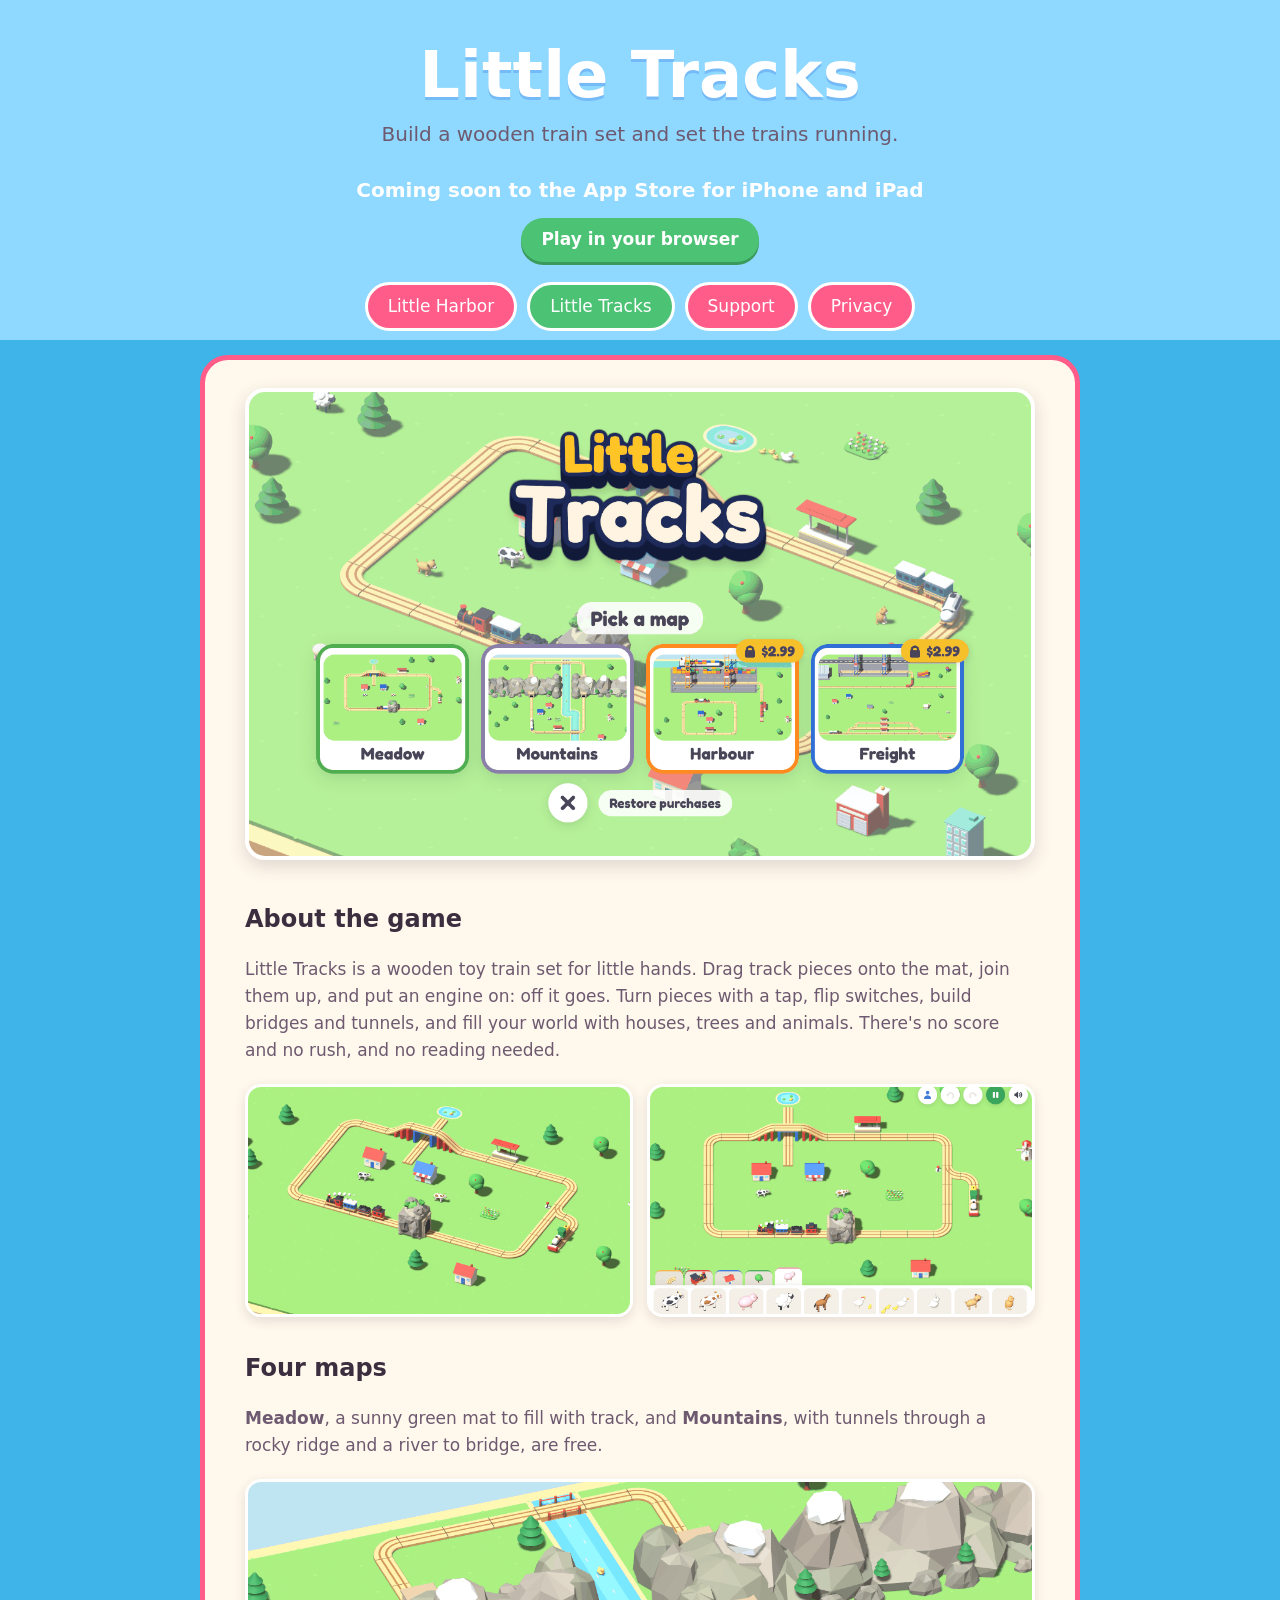
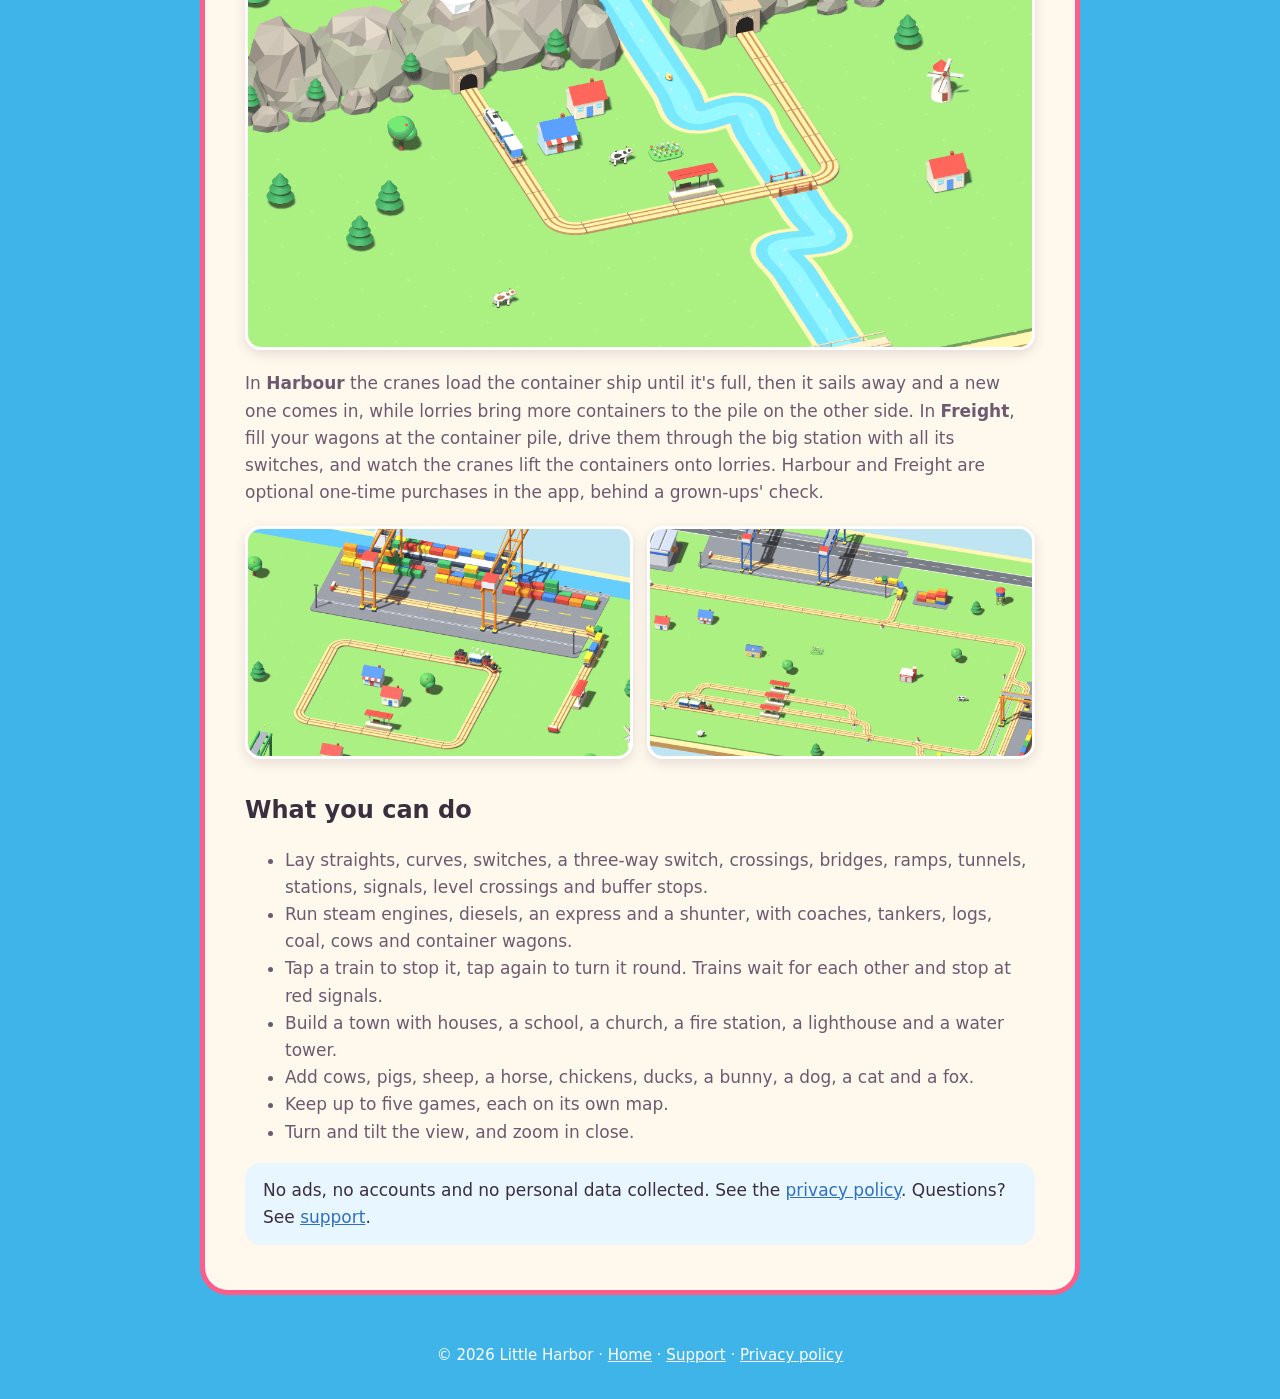
<file: little-tracks.html>
<!doctype html>
<html lang="en">
<head>
  <meta charset="utf-8">
  <meta name="viewport" content="width=device-width, initial-scale=1">
  <title>Little Tracks</title>
  <meta name="description" content="Little Tracks is a wooden toy train set to build and play with: lay track, set the trains running, and watch cranes load ships and lorries.">
  <link rel="icon" href="images/little-tracks-icon.png" type="image/png">
  <link rel="apple-touch-icon" href="images/little-tracks-icon.png">
  <link rel="stylesheet" href="style.css">
</head>
<body>
  <header>
    <h1>Little Tracks</h1>
    <p>Build a wooden train set and set the trains running.</p>
    <div class="store">
      <p class="soon">Coming soon to the App Store for iPhone and iPad</p>
      <a class="play" href="https://haxica.github.io/little-tracks-app/">Play in your browser</a>
    </div>
    <nav>
      <a href="./">Little Harbor</a>
      <a href="little-tracks.html" aria-current="page">Little Tracks</a>
      <a href="support.html">Support</a>
      <a href="privacy.html">Privacy</a>
    </nav>
  </header>

  <main>
    <img class="hero" src="images/tracks-title.png" alt="The Little Tracks start screen: the title over a little wooden railway world, and the four maps to pick from.">

    <h2>About the game</h2>
    <p>
      Little Tracks is a wooden toy train set for little hands. Drag track pieces onto the mat,
      join them up, and put an engine on: off it goes. Turn pieces with a tap, flip switches,
      build bridges and tunnels, and fill your world with houses, trees and animals. There's no
      score and no rush, and no reading needed.
    </p>

    <div class="shots">
      <img src="images/tracks-meadow.png" alt="The Meadow: a loop of wooden track with a bridge, a tunnel, a station and trains, between houses, trees and cows.">
      <img src="images/tracks-build.png" alt="Building: the tray of animals at the bottom, ready to drag onto the mat.">
    </div>

    <h2>Four maps</h2>
    <p>
      <strong>Meadow</strong>, a sunny green mat to fill with track, and <strong>Mountains</strong>,
      with tunnels through a rocky ridge and a river to bridge, are free.
    </p>
    <div class="shots">
      <img src="images/tracks-mountains.png" alt="The Mountains: a rocky ridge with two tunnels, and a river winding down under the track.">
    </div>
    <p>
      In <strong>Harbour</strong> the cranes load the container ship until it's full, then it
      sails away and a new one comes in, while lorries bring more containers to the pile on the
      other side. In <strong>Freight</strong>, fill your wagons at the container pile, drive them
      through the big station with all its switches, and watch the cranes lift the containers
      onto lorries. Harbour and Freight are optional one-time purchases in the app, behind a
      grown-ups' check.
    </p>
    <div class="shots">
      <img src="images/tracks-harbour.png" alt="The Harbour: two orange cranes loading the container ship, and a train with container wagons on the way.">
      <img src="images/tracks-freight.png" alt="Freight: the logistics centre with blue cranes and a lorry road, and the station with three platforms.">
    </div>

    <h2>What you can do</h2>
    <ul>
      <li>Lay straights, curves, switches, a three-way switch, crossings, bridges, ramps, tunnels, stations, signals, level crossings and buffer stops.</li>
      <li>Run steam engines, diesels, an express and a shunter, with coaches, tankers, logs, coal, cows and container wagons.</li>
      <li>Tap a train to stop it, tap again to turn it round. Trains wait for each other and stop at red signals.</li>
      <li>Build a town with houses, a school, a church, a fire station, a lighthouse and a water tower.</li>
      <li>Add cows, pigs, sheep, a horse, chickens, ducks, a bunny, a dog, a cat and a fox.</li>
      <li>Keep up to five games, each on its own map.</li>
      <li>Turn and tilt the view, and zoom in close.</li>
    </ul>

    <p class="note">No ads, no accounts and no personal data collected. See the <a href="privacy.html">privacy policy</a>. Questions? See <a href="support.html#little-tracks">support</a>.</p>
  </main>

  <footer>
    &copy; 2026 Little Harbor &middot; <a href="./">Home</a> &middot; <a href="support.html">Support</a> &middot; <a href="privacy.html">Privacy policy</a>
  </footer>
</body>
</html>
</file>
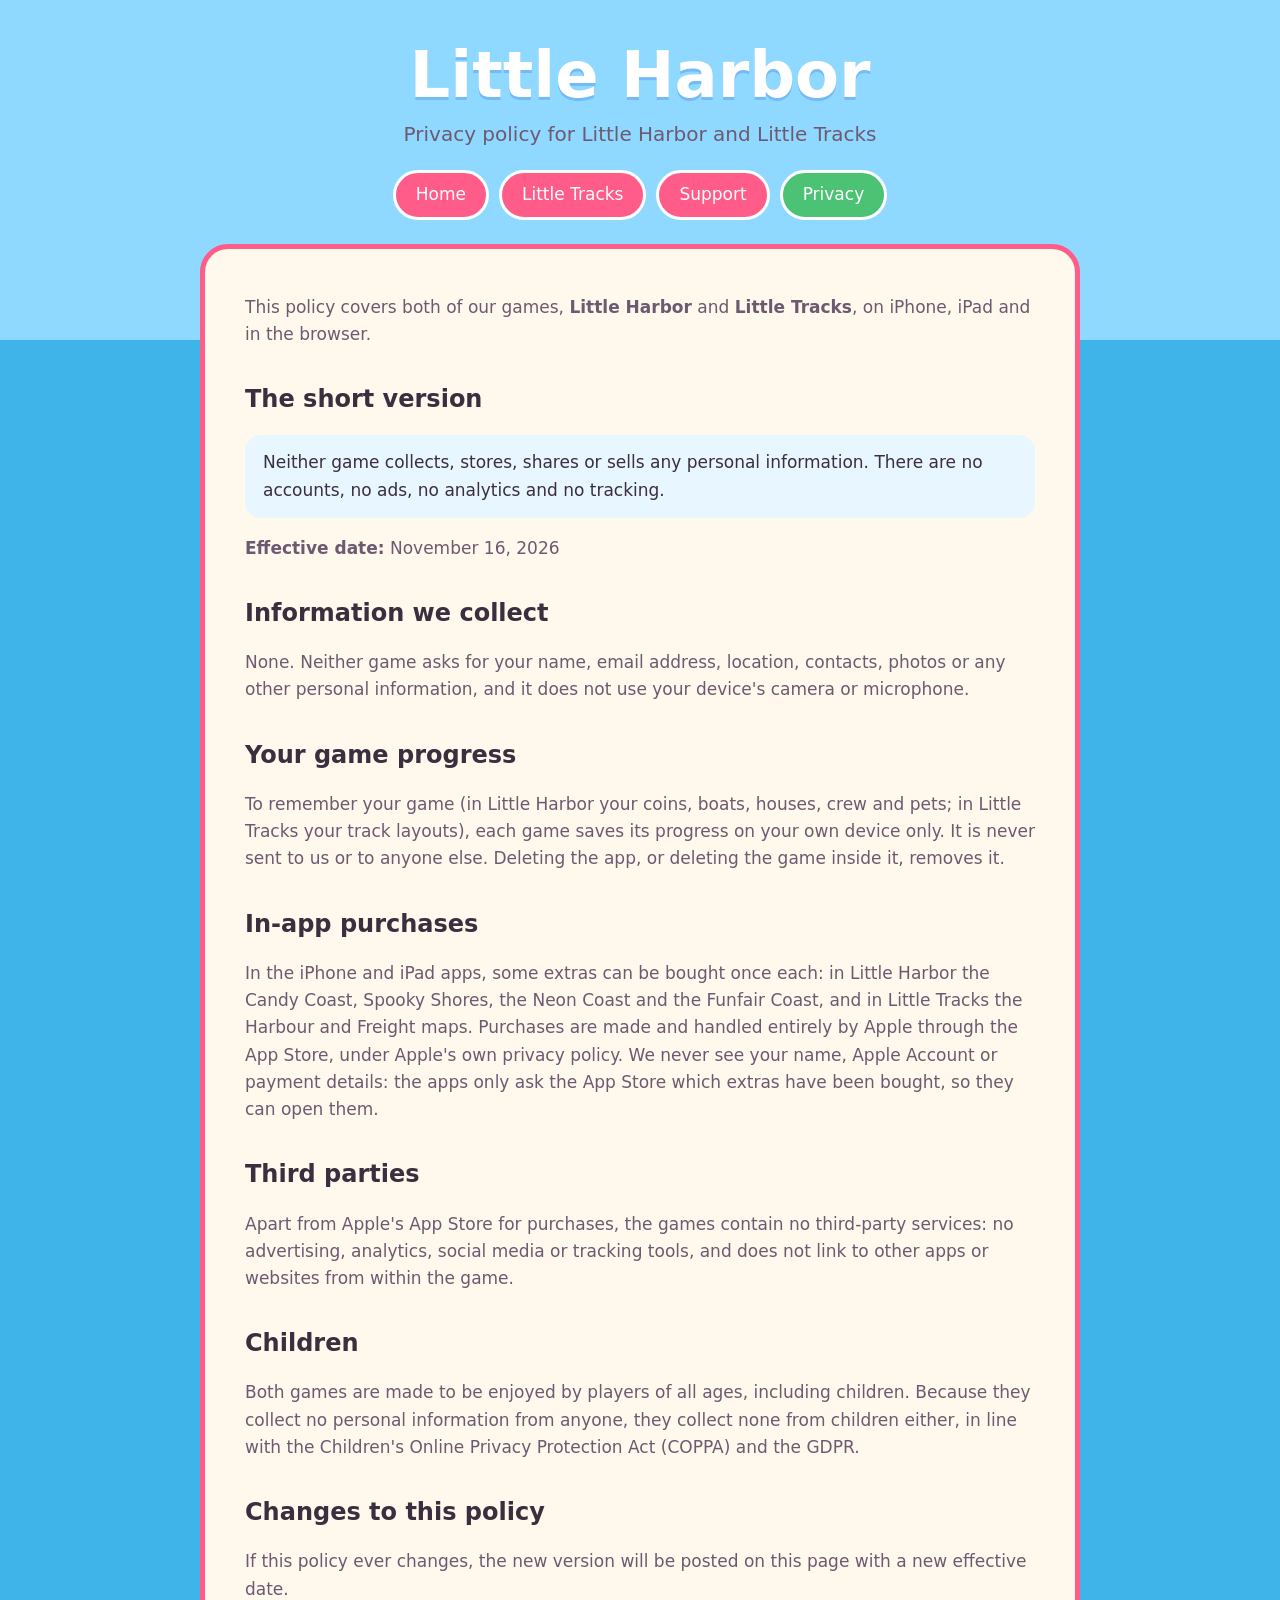
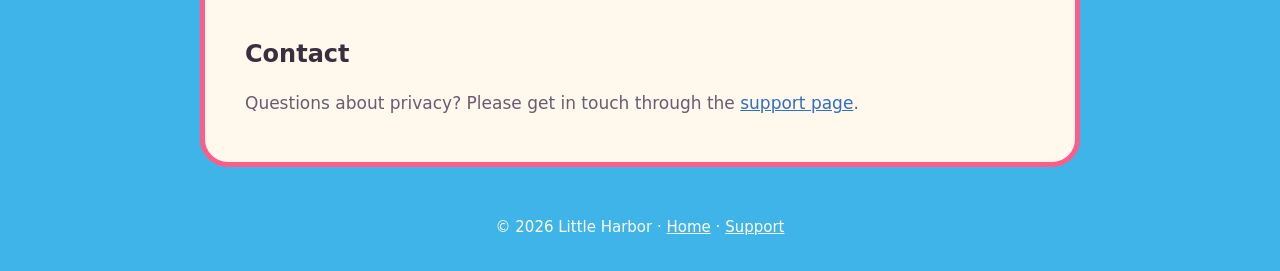
<file: privacy.html>
<!doctype html>
<html lang="en">
<head>
  <meta charset="utf-8">
  <meta name="viewport" content="width=device-width, initial-scale=1">
  <title>Privacy Policy – Little Harbor and Little Tracks</title>
  <meta name="description" content="Privacy policy for the Little Harbor and Little Tracks games. The apps collect no personal data.">
  <link rel="icon" href="favicon.ico?v=3" sizes="any">
  <link rel="icon" href="icon-192.png?v=3" type="image/png">
  <link rel="apple-touch-icon" href="apple-touch-icon.png?v=3">
  <link rel="stylesheet" href="style.css">
</head>
<body>
  <header>
    <h1>Little Harbor</h1>
    <p>Privacy policy for Little Harbor and Little Tracks</p>
    <nav>
      <a href="./">Home</a>
      <a href="little-tracks.html">Little Tracks</a>
      <a href="support.html">Support</a>
      <a href="privacy.html" aria-current="page">Privacy</a>
    </nav>
  </header>

  <main>
    <p>
      This policy covers both of our games, <strong>Little Harbor</strong> and
      <strong>Little Tracks</strong>, on iPhone, iPad and in the browser.
    </p>

    <h2>The short version</h2>
    <p class="note">
      Neither game collects, stores, shares or sells any personal information. There are no
      accounts, no ads, no analytics and no tracking.
    </p>

    <p><strong>Effective date:</strong> November 16, 2026</p>

    <h2>Information we collect</h2>
    <p>
      None. Neither game asks for your name, email address, location, contacts, photos or any
      other personal information, and it does not use your device's camera or microphone.
    </p>

    <h2>Your game progress</h2>
    <p>
      To remember your game (in Little Harbor your coins, boats, houses, crew and pets; in Little
      Tracks your track layouts), each game saves its progress on your own device only. It is never
      sent to us or to anyone else. Deleting the app, or deleting the game inside it, removes it.
    </p>

    <h2>In-app purchases</h2>
    <p>
      In the iPhone and iPad apps, some extras can be bought once each: in Little Harbor the Candy
      Coast, Spooky Shores, the Neon Coast and the Funfair Coast, and in Little Tracks the Harbour
      and Freight maps. Purchases are made and handled entirely by Apple through the App Store,
      under Apple's own privacy policy. We never see your name, Apple Account or payment details:
      the apps only ask the App Store which extras have been bought, so they can open them.
    </p>

    <h2>Third parties</h2>
    <p>
      Apart from Apple's App Store for purchases, the games contain no third-party services:
      no advertising, analytics, social media or tracking tools,
      and does not link to other apps or websites from within the game.
    </p>

    <h2>Children</h2>
    <p>
      Both games are made to be enjoyed by players of all ages, including children. Because they
      collect no personal information from anyone, they collect none from children either, in line
      with the Children's Online Privacy Protection Act (COPPA) and the GDPR.
    </p>

    <h2>Changes to this policy</h2>
    <p>
      If this policy ever changes, the new version will be posted on this page with a new effective
      date.
    </p>

    <h2>Contact</h2>
    <p>
      Questions about privacy? Please get in touch through the <a href="support.html">support page</a>.
    </p>
  </main>

  <footer>
    &copy; 2026 Little Harbor &middot; <a href="./">Home</a> &middot; <a href="support.html">Support</a>
  </footer>
</body>
</html>
</file>
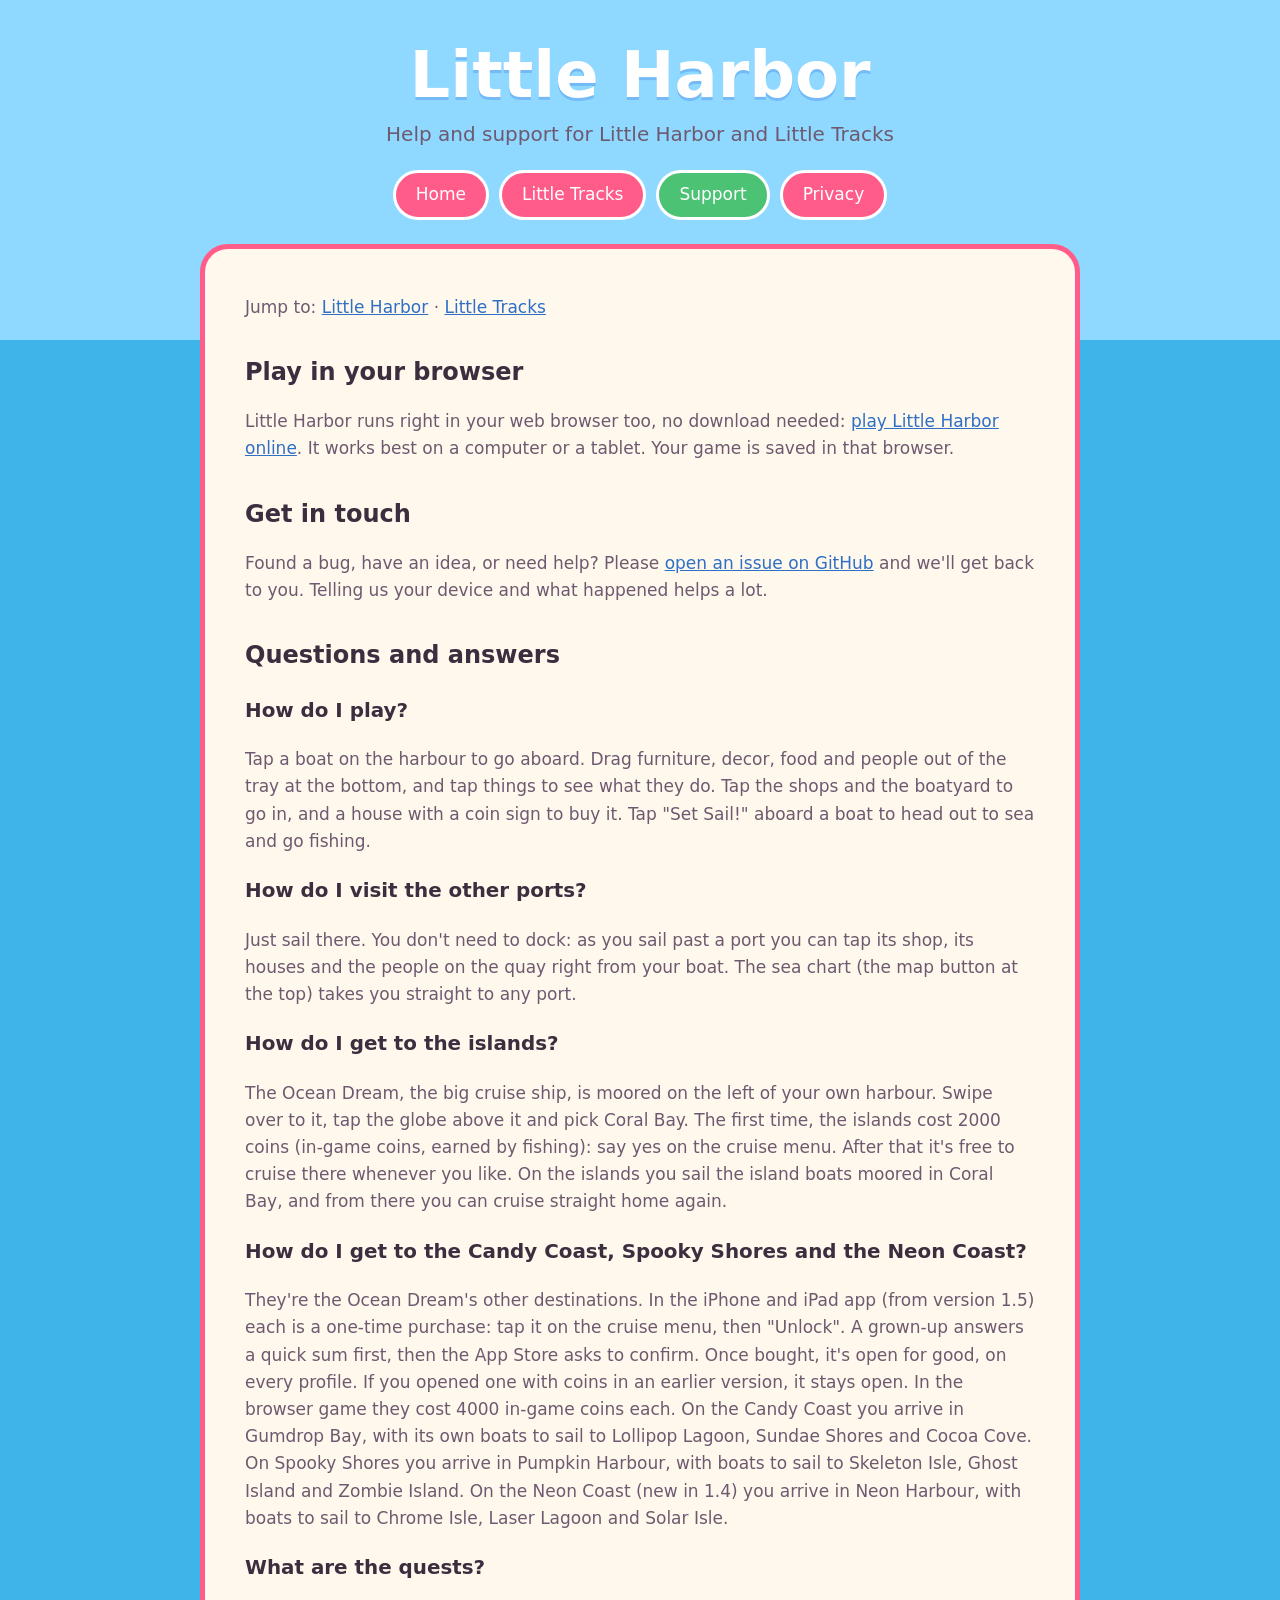
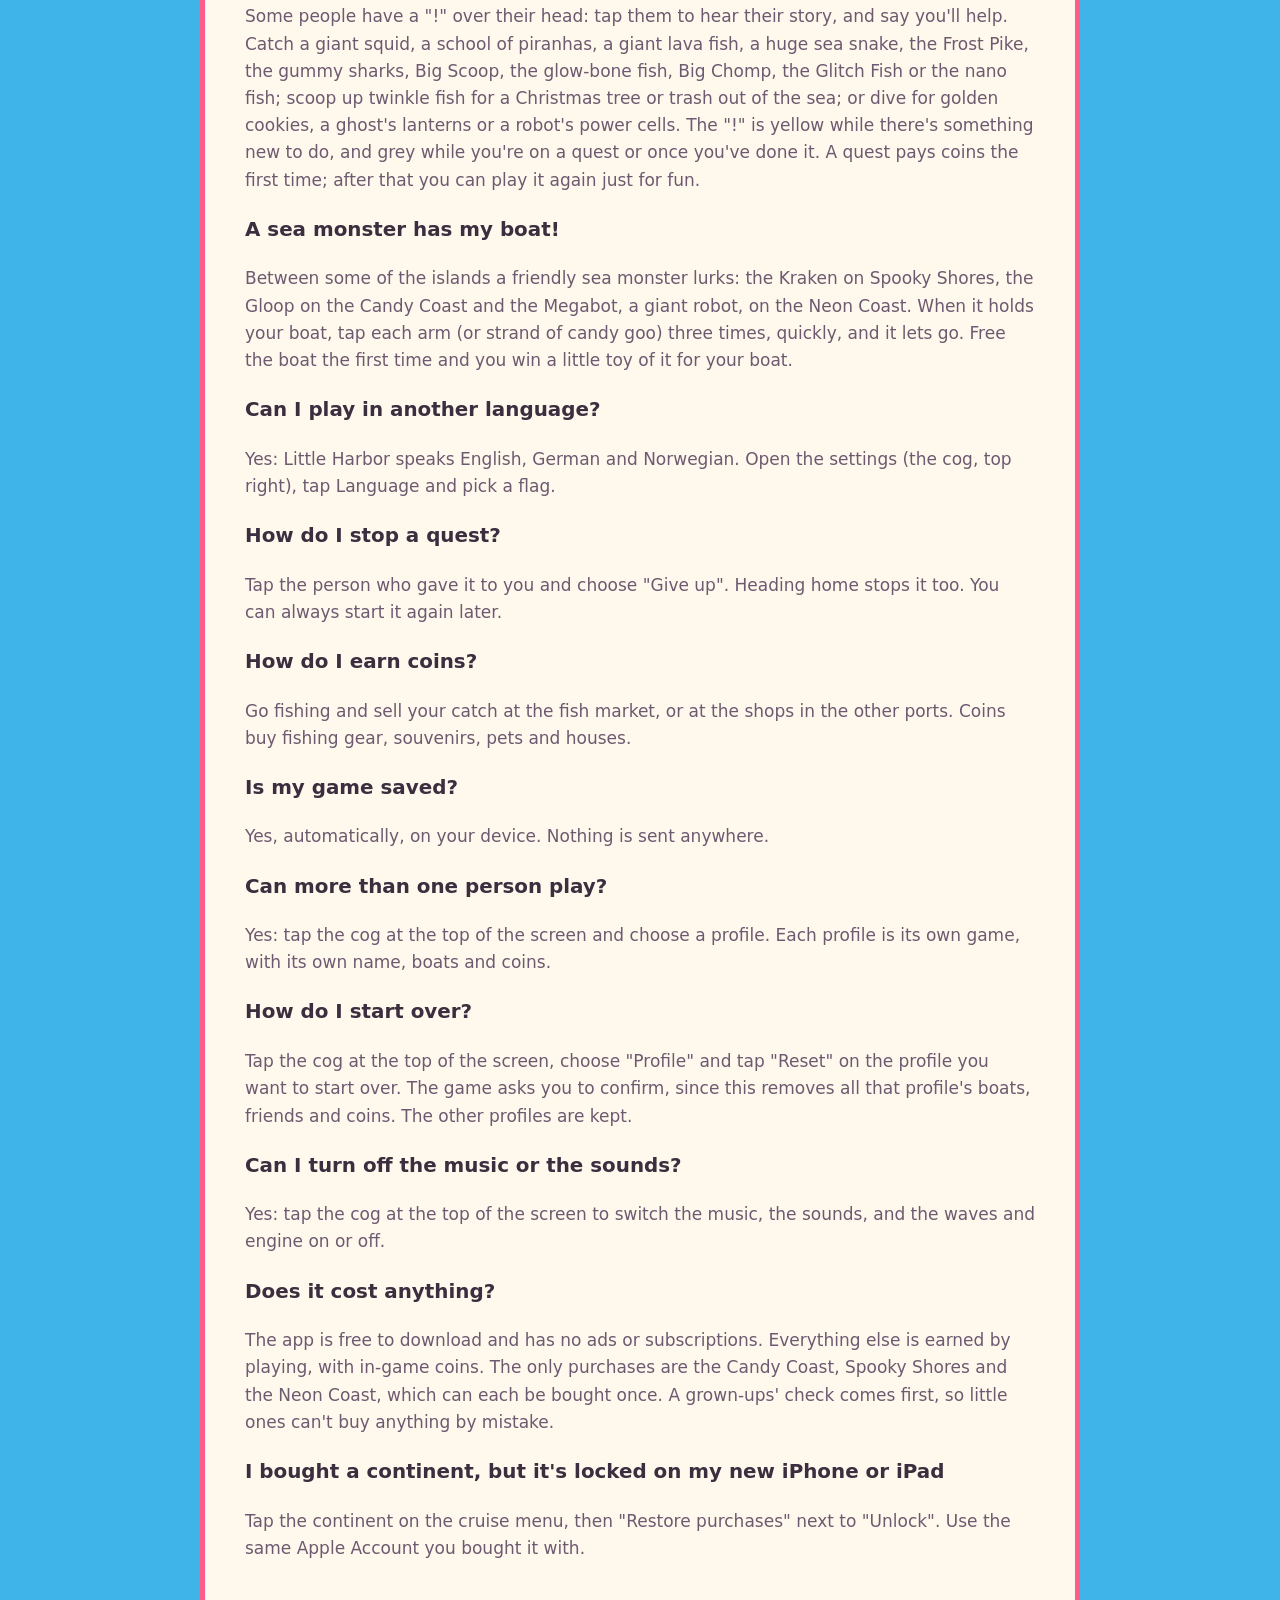
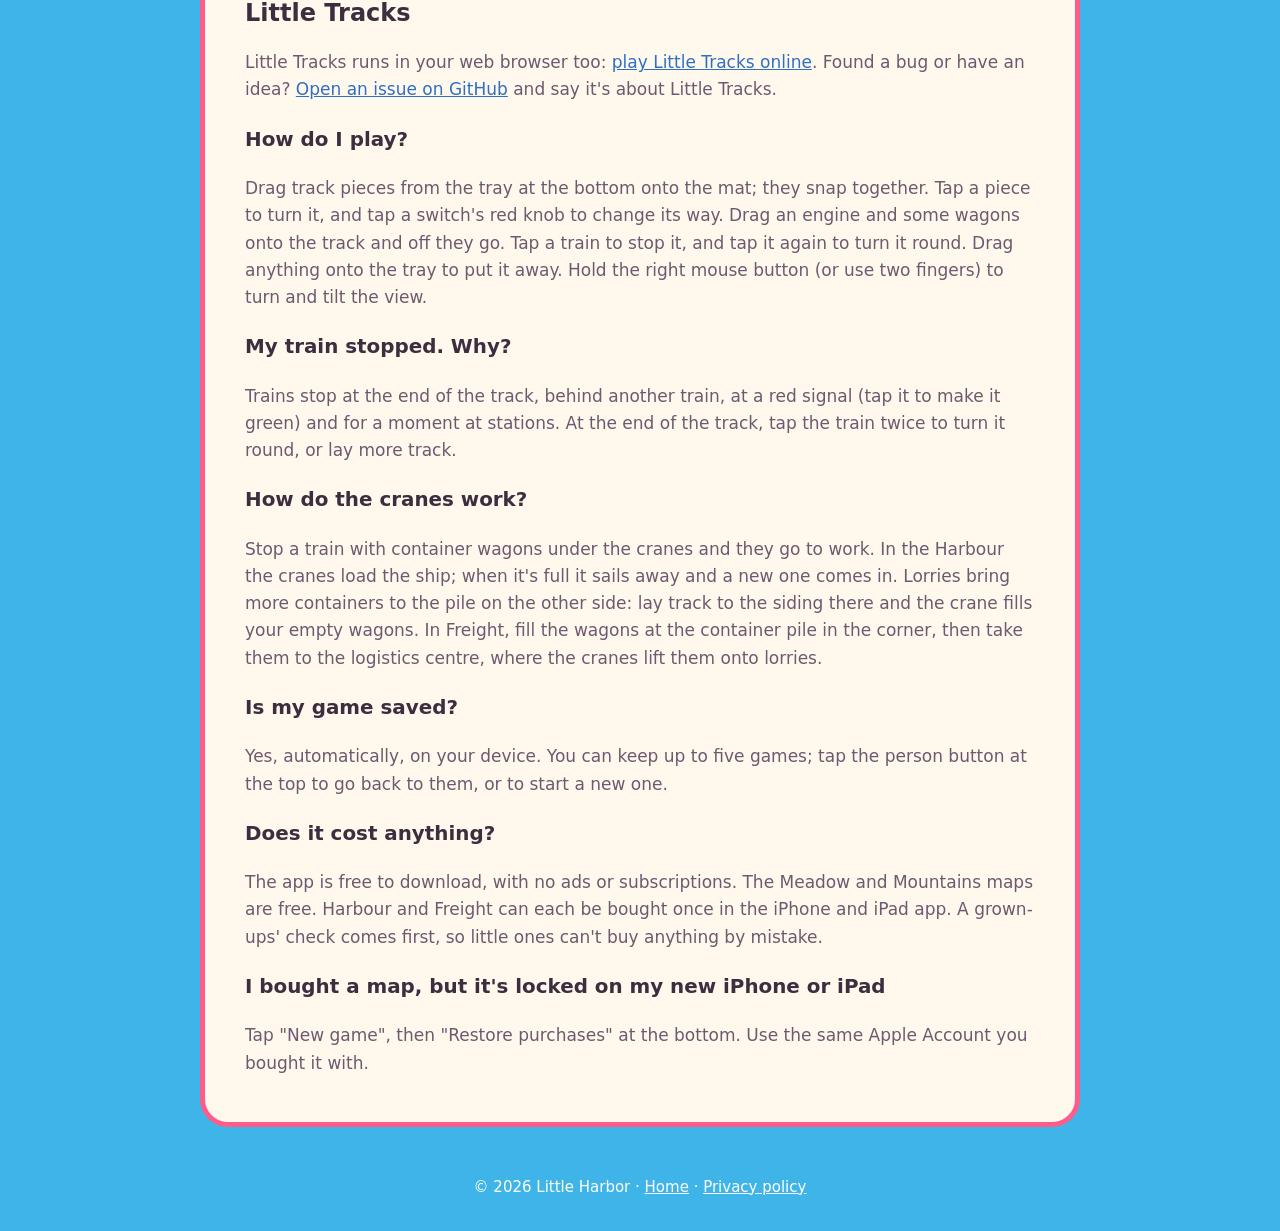
<file: support.html>
<!doctype html>
<html lang="en">
<head>
  <meta charset="utf-8">
  <meta name="viewport" content="width=device-width, initial-scale=1">
  <title>Support – Little Harbor and Little Tracks</title>
  <meta name="description" content="Help and support for the Little Harbor and Little Tracks games.">
  <link rel="icon" href="favicon.ico?v=3" sizes="any">
  <link rel="icon" href="icon-192.png?v=3" type="image/png">
  <link rel="apple-touch-icon" href="apple-touch-icon.png?v=3">
  <link rel="stylesheet" href="style.css">
</head>
<body>
  <header>
    <h1>Little Harbor</h1>
    <p>Help and support for Little Harbor and Little Tracks</p>
    <nav>
      <a href="./">Home</a>
      <a href="little-tracks.html">Little Tracks</a>
      <a href="support.html" aria-current="page">Support</a>
      <a href="privacy.html">Privacy</a>
    </nav>
  </header>

  <main>
    <p>Jump to: <a href="#little-harbor">Little Harbor</a> &middot; <a href="#little-tracks">Little Tracks</a></p>

    <h2 id="little-harbor">Play in your browser</h2>
    <p>
      Little Harbor runs right in your web browser too, no download needed:
      <a href="https://haxica.github.io/little-harbor-app/">play Little Harbor online</a>.
      It works best on a computer or a tablet. Your game is saved in that browser.
    </p>

    <h2>Get in touch</h2>
    <p>
      Found a bug, have an idea, or need help? Please
      <a href="https://github.com/haxica/littleharbor/issues/new">open an issue on GitHub</a>
      and we'll get back to you. Telling us your device and what happened helps a lot.
    </p>

    <h2>Questions and answers</h2>

    <h3>How do I play?</h3>
    <p>
      Tap a boat on the harbour to go aboard. Drag furniture, decor, food and people out of the tray
      at the bottom, and tap things to see what they do. Tap the shops and the boatyard to go in,
      and a house with a coin sign to buy it. Tap "Set Sail!" aboard a boat to head out to sea and go fishing.
    </p>

    <h3>How do I visit the other ports?</h3>
    <p>
      Just sail there. You don't need to dock: as you sail past a port you can tap its shop,
      its houses and the people on the quay right from your boat. The sea chart (the map button at
      the top) takes you straight to any port.
    </p>

    <h3>How do I get to the islands?</h3>
    <p>
      The Ocean Dream, the big cruise ship, is moored on the left of your own harbour. Swipe over
      to it, tap the globe above it and pick Coral Bay. The first time, the islands cost 2000 coins
      (in-game coins, earned by fishing): say yes on the cruise menu. After that it's free to cruise
      there whenever you like. On the islands you sail the island boats moored in Coral Bay, and
      from there you can cruise straight home again.
    </p>

    <h3>How do I get to the Candy Coast, Spooky Shores and the Neon Coast?</h3>
    <p>
      They're the Ocean Dream's other destinations. In the iPhone and iPad app (from version 1.5)
      each is a one-time purchase: tap it on the cruise menu, then "Unlock". A grown-up answers a
      quick sum first, then the App Store asks to confirm. Once bought, it's open for good, on every
      profile. If you opened one with coins in an earlier version, it stays open. In the browser
      game they cost 4000 in-game coins each. On the Candy Coast you arrive in Gumdrop Bay, with its own boats to sail
      to Lollipop Lagoon, Sundae Shores and Cocoa Cove. On Spooky Shores you arrive in Pumpkin
      Harbour, with boats to sail to Skeleton Isle, Ghost Island and Zombie Island. On the Neon
      Coast (new in 1.4) you arrive in Neon Harbour, with boats to sail to Chrome Isle, Laser
      Lagoon and Solar Isle.
    </p>

    <h3>What are the quests?</h3>
    <p>
      Some people have a "!" over their head: tap them to hear their story, and say you'll help.
      Catch a giant squid, a school of piranhas, a giant lava fish, a huge sea snake, the Frost
      Pike, the gummy sharks, Big Scoop, the glow-bone fish, Big Chomp, the Glitch Fish or the nano
      fish; scoop up twinkle fish for a Christmas tree or trash out of the sea; or dive for golden
      cookies, a ghost's lanterns or a robot's power cells. The "!"
      is yellow while there's something new to do, and grey while you're on a quest or once you've
      done it. A quest pays coins the first time; after that you can play it again just for fun.
    </p>

    <h3>A sea monster has my boat!</h3>
    <p>
      Between some of the islands a friendly sea monster lurks: the Kraken on Spooky Shores, the
      Gloop on the Candy Coast and the Megabot, a giant robot, on the Neon Coast. When it holds
      your boat, tap each arm (or strand of candy goo)
      three times, quickly, and it lets go. Free the boat the first time and you win a little toy
      of it for your boat.
    </p>

    <h3>Can I play in another language?</h3>
    <p>
      Yes: Little Harbor speaks English, German and Norwegian. Open the settings (the cog, top
      right), tap Language and pick a flag.
    </p>

    <h3>How do I stop a quest?</h3>
    <p>
      Tap the person who gave it to you and choose "Give up". Heading home stops it too. You can
      always start it again later.
    </p>

    <h3>How do I earn coins?</h3>
    <p>
      Go fishing and sell your catch at the fish market, or at the shops in the other ports. Coins buy
      fishing gear, souvenirs, pets and houses.
    </p>

    <h3>Is my game saved?</h3>
    <p>
      Yes, automatically, on your device. Nothing is sent anywhere.
    </p>

    <h3>Can more than one person play?</h3>
    <p>
      Yes: tap the cog at the top of the screen and choose a profile. Each profile is its own game,
      with its own name, boats and coins.
    </p>

    <h3>How do I start over?</h3>
    <p>
      Tap the cog at the top of the screen, choose "Profile" and tap "Reset" on the profile you want
      to start over. The game asks you to confirm, since this removes all that profile's boats,
      friends and coins. The other profiles are kept.
    </p>

    <h3>Can I turn off the music or the sounds?</h3>
    <p>
      Yes: tap the cog at the top of the screen to switch the music, the sounds, and the waves and
      engine on or off.
    </p>

    <h3>Does it cost anything?</h3>
    <p>
      The app is free to download and has no ads or subscriptions. Everything else is earned by
      playing, with in-game coins. The only purchases are the Candy Coast, Spooky Shores and the
      Neon Coast, which can each be bought once. A grown-ups' check comes first, so little ones
      can't buy anything by mistake.
    </p>

    <h3>I bought a continent, but it's locked on my new iPhone or iPad</h3>
    <p>
      Tap the continent on the cruise menu, then "Restore purchases" next to "Unlock". Use the same
      Apple Account you bought it with.
    </p>

    <h2 id="little-tracks">Little Tracks</h2>
    <p>
      Little Tracks runs in your web browser too:
      <a href="https://haxica.github.io/little-tracks-app/">play Little Tracks online</a>.
      Found a bug or have an idea? <a href="https://github.com/haxica/littleharbor/issues/new">Open an issue on GitHub</a>
      and say it's about Little Tracks.
    </p>

    <h3>How do I play?</h3>
    <p>
      Drag track pieces from the tray at the bottom onto the mat; they snap together. Tap a piece
      to turn it, and tap a switch's red knob to change its way. Drag an engine and some wagons
      onto the track and off they go. Tap a train to stop it, and tap it again to turn it round.
      Drag anything onto the tray to put it away. Hold the right mouse button (or use two fingers)
      to turn and tilt the view.
    </p>

    <h3>My train stopped. Why?</h3>
    <p>
      Trains stop at the end of the track, behind another train, at a red signal (tap it to make it
      green) and for a moment at stations. At the end of the track, tap the train twice to turn it
      round, or lay more track.
    </p>

    <h3>How do the cranes work?</h3>
    <p>
      Stop a train with container wagons under the cranes and they go to work. In the Harbour the
      cranes load the ship; when it's full it sails away and a new one comes in. Lorries bring more
      containers to the pile on the other side: lay track to the siding there and the crane fills
      your empty wagons. In Freight, fill the wagons at the container pile in the corner, then take
      them to the logistics centre, where the cranes lift them onto lorries.
    </p>

    <h3>Is my game saved?</h3>
    <p>
      Yes, automatically, on your device. You can keep up to five games; tap the person button at
      the top to go back to them, or to start a new one.
    </p>

    <h3>Does it cost anything?</h3>
    <p>
      The app is free to download, with no ads or subscriptions. The Meadow and Mountains maps are
      free. Harbour and Freight can each be bought once in the iPhone and iPad app. A grown-ups'
      check comes first, so little ones can't buy anything by mistake.
    </p>

    <h3>I bought a map, but it's locked on my new iPhone or iPad</h3>
    <p>
      Tap "New game", then "Restore purchases" at the bottom. Use the same Apple Account you bought
      it with.
    </p>
  </main>

  <footer>
    &copy; 2026 Little Harbor &middot; <a href="./">Home</a> &middot; <a href="privacy.html">Privacy policy</a>
  </footer>
</body>
</html>
</file>
<file: style.css>
:root {
  --sky: #8fd8ff;
  --sea: #3fb4e8;
  --paper: #fff8ec;
  --ink: #3a2e3f;
  --soft: #6e5a70;
  --pink: #ff5c8a;
  --green: #4cc274;
  --line: #f0e2cc;
}

* {
  box-sizing: border-box;
}

html {
  background: var(--sky);
}

body {
  margin: 0;
  font: 17px/1.6 "Fredoka", system-ui, -apple-system, "Segoe UI", sans-serif;
  color: var(--ink);
  background: linear-gradient(var(--sky) 0, var(--sky) 340px, var(--sea) 340px, var(--sea) 100%);
  min-height: 100vh;
}

header {
  max-width: 880px;
  margin: 0 auto;
  padding: 40px 16px 24px;
  text-align: center;
  color: #fff;
}

header a {
  color: inherit;
  text-decoration: none;
}

header h1 {
  margin: 0;
  font-size: clamp(40px, 8vw, 64px);
  line-height: 1.1;
  text-shadow: 0 3px 0 #4a8fe866;
}

header p {
  margin: 8px 0 0;
  font-size: 20px;
}

.store {
  display: flex;
  flex-direction: column;
  align-items: center;
  gap: 6px;
  margin-top: 18px;
}

.store img {
  display: block;
  height: 54px;
  width: auto;
}

.play {
  margin-top: 6px;
  padding: 8px 20px;
  border-radius: 999px;
  background: var(--green);
  color: #fff;
  font-weight: 600;
  box-shadow: 0 3px 0 #3a9a5c;
}

.play:hover,
.play:focus-visible {
  background: #5fd487;
}

nav {
  display: flex;
  flex-wrap: wrap;
  gap: 10px;
  justify-content: center;
  margin-top: 20px;
}

nav a {
  padding: 8px 20px;
  border: 3px solid #fff;
  border-radius: 999px;
  background: var(--pink);
  color: #fff;
  text-decoration: none;
}

nav a[aria-current="page"] {
  background: var(--green);
}

main {
  max-width: 880px;
  margin: 0 auto 48px;
  padding: 28px clamp(16px, 4vw, 40px);
  background: var(--paper);
  border: 5px solid var(--pink);
  border-radius: 28px;
}

h2 {
  margin: 32px 0 8px;
  font-size: 24px;
}

h2:first-child {
  margin-top: 0;
}

p, li {
  color: var(--soft);
}

a {
  color: #2f6fc4;
}

.shots {
  display: grid;
  grid-template-columns: repeat(auto-fit, minmax(240px, 1fr));
  gap: 14px;
  margin: 20px 0;
}

.shots img {
  width: 100%;
  border-radius: 16px;
  border: 3px solid #fff;
  box-shadow: 0 4px 12px #3a2e3f22;
}

.hero {
  width: 100%;
  border-radius: 20px;
  border: 4px solid #fff;
  box-shadow: 0 6px 18px #3a2e3f2a;
}

.note {
  padding: 14px 18px;
  border-radius: 16px;
  background: #e8f6ff;
  color: var(--ink);
}

footer {
  padding: 0 16px 32px;
  text-align: center;
  color: #fff;
  font-size: 15px;
}

footer a {
  color: #fff;
}

/* Other games: a card per game, with its icon. */
.games {
  display: grid;
  grid-template-columns: repeat(auto-fit, minmax(260px, 1fr));
  gap: 16px;
  margin: 16px 0;
}

.game {
  display: flex;
  gap: 16px;
  align-items: center;
  padding: 14px;
  border-radius: 20px;
  background: #fff;
  border: 3px solid var(--line);
  color: var(--ink);
  text-decoration: none;
  box-shadow: 0 4px 12px #3a2e3f14;
}

.game:hover,
.game:focus-visible {
  border-color: var(--green);
}

.game img {
  width: 88px;
  height: 88px;
  border-radius: 22px;
  flex: none;
}

.game strong {
  display: block;
  font-size: 20px;
}

.game span {
  color: var(--soft);
  font-size: 15px;
  line-height: 1.4;
}

.soon {
  margin-top: 6px;
  color: #fff;
  font-weight: 600;
}
</file>
